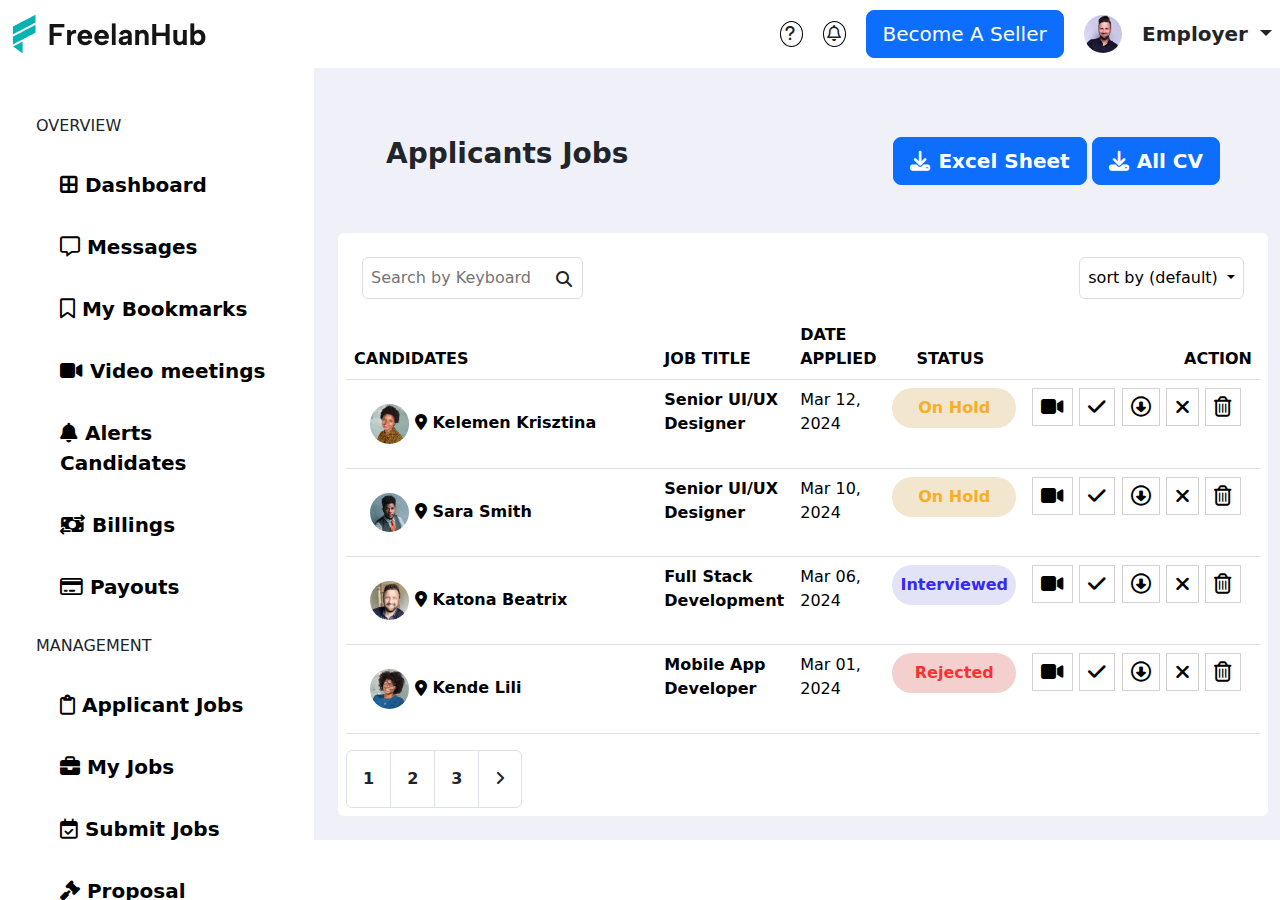
<file: apllicantsjob.html>
<!DOCTYPE html>
<html lang="en">

<head>
    <meta charset="UTF-8">
    <meta name="viewport" content="width=device-width, initial-scale=1.0">
    <title>Job-site</title>
    <link rel="stylesheet" href="css/bootstrap.min.css">
    <link rel="stylesheet" href="fontawesome-free-6.5.2-web/css/all.min.css">
    <link rel="stylesheet" href="stylesheet/style.css">
</head>

<body>
    <!-- Off canvas for smallscreen -->

    <div class="offcanvas offcanvas-start" tabindex="-1" id="sideBar" aria-labelledby="sideBarLabel">
        <div class="offcanvas-header">
            <h5 class="offcanvas-title" id="offcanvasExampleLabel">Offcanvas</h5>
            <button type="button" class="btn-close" data-bs-dismiss="offcanvas" aria-label="Close"></button>
        </div>
        <div class="offcanvas-body">
            <aside class="bg-white d-block d-md-none col-md-3 p-4 left-side">
                <p class="text-tertiary ps-4">OVERVIEW</p>
                <ul>
                    <li class="fw-bold fs-5 bg-dark p-3 rounded">
                        <a href="#">
                            <i class="fa-solid fa-border-all"></i>
                            Dashboard
                        </a>
                    </li>
                    <li class="fw-bold fs-5 p-3 rounded">
                        <a href="#">
                            <i class="fa-regular fa-message"></i>
                            Messages
                        </a>
                    </li>
                    <li class="fw-bold fs-5 p-3 rounded">
                        <a href="#">
                            <i class="fa-regular fa-bookmark"></i>
                            My Bookmarks
                        </a>
                    </li>
                    <li class="fw-bold fs-5 p-3 rounded">
                        <a href="#">
                            <i class="fa-solid fa-video"></i>
                            Video meetings
                        </a>
                    </li>
                    <li class="fw-bold fs-5 p-3 rounded">
                        <a href="#">
                            <i class="fa-solid fa-bell"></i>
                            Alerts Candidates
                        </a>
                    </li>
                    <li class="fw-bold fs-5 p-3 rounded">
                        <a href="#"><i class="fa-solid fa-money-bill-transfer"></i>
                            Billings
                        </a>
                    </li>
                    <li class="fw-bold fs-5 p-3 rounded">
                        <a href="#">
                            <i class="fa-regular fa-credit-card"></i>
                            Payouts
                        </a>
                    </li>
                </ul>
                <p class="text-tertiary ps-4">MANAGEMENT</p>
                <ul>
                    <li class="fw-bold fs-5 p-3 rounded">
                        <a href="#">
                            <i class="fa-regular fa-clipboard"></i>
                            Applicant Jobs
                        </a>
                    </li>
                    <li class="fw-bold fs-5 p-3 rounded">
                        <a href="#">
                            <i class="fa-solid fa-briefcase"></i>
                            My Jobs
                        </a>
                    </li>
                    <li class="fw-bold fs-5 p-3 rounded">
                        <a href="#">
                            <i class="fa-regular fa-calendar-check"></i>
                            Submit Jobs
                        </a>
                    </li>
                    <li class="fw-bold fs-5 p-3 rounded">
                        <a href="#">
                            <i class="fa-solid fa-gavel"></i>
                            Proposal Projects
                        </a>
                    </li>
                    <li class="fw-bold fs-5 p-3 rounded">
                        <a href="#">
                            <i class="fa-solid fa-ticket"></i>
                            My Projects
                        </a>
                    </li>
                    <li class="fw-bold fs-5 p-3 rounded">
                        <a href="#">
                            <i class="fa-regular fa-clock"></i>
                            Submit Projects
                        </a>
                    </li>
                    <li class="fw-bold fs-5 p-3 rounded">
                        <a href="#">
                            <i class="fa-solid fa-bell-concierge"></i>
                            Bought Services
                        </a>
                    </li>
                </ul>
                <p class="text-tertiary ps-4">USER</p>
                <ul>
                    <li class="fw-bold fs-5 p-3 rounded">
                        <a href="#">
                            <i class="fa-regular fa-user"></i>
                            My Profile
                        </a>
                    </li>
                    <li class="fw-bold fs-5 p-3 rounded">
                        <a href="#">
                            <i class="fa-solid fa-receipt"></i>
                            Profile Setting
                        </a>
                    </li>
                    <li class="fw-bold fs-5 p-3 rounded">
                        <a href="#">
                            <i class="fa-solid fa-dollar-sign"></i>
                            My Packages
                        </a>
                    </li>
                    <li class="fw-bold fs-5 p-3 rounded">
                        <a href="#">
                            <i class="fa-solid fa-lock-open"></i>
                            Change Password
                        </a>
                    </li>
                    <li class="fw-bold fs-5 p-3 rounded">
                        <a href="#">
                            <i class="fa-regular fa-trash-can"></i>
                            Delete Profile
                        </a>
                    </li>
                    <li class="fw-bold fs-5 p-3 rounded">
                        <a href="#">
                            <i class="fa-solid fa-arrow-right-from-bracket"></i>
                            Log Out
                        </a>
                    </li>
                </ul>
            </aside>
        </div>
    </div>
    </div>

    <!-- ENd of of canvas for smallscreen -->
    <nav class="navbar navbar-expand-lg bg-white" style="position: fixed; z-index: 10000; width: 100%;">
        <div class="container-fluid">
            <a class="navbar-brand" href="#">
                <img src="image/logo.png" alt="...">
            </a>
            <button class="navbar-toggler" type="button" data-bs-toggle="offcanvas" data-bs-target="#sideBar"
                aria-controls="sideBar" aria-expanded="false" aria-label="Toggle navigation">
                <span class="navbar-toggler-icon"></span>
            </button>
            <div class="d-none d-md-flex align-items-center justify-content-end text-center  " style="gap: 20px;">
                <div style="border-radius: 50%; border: 1px solid black; width: 3%;">
                    <i class="fa-solid fa-question"></i>
                </div>
                <div style="border-radius: 50%; border: 1px solid black; width: 3%;">
                    <i class="fa-regular fa-bell text-lg"></i>
                </div>
                <a class="btn btn-primary btn-lg" href="#" role="button">Become A Seller</a>
                <img src="image/employer.webp" alt="..." style="width: 5%; border-radius: 50%;">
            </div>
        </div>
        <div class="collapse navbar-collapse" id="navbarSupportedContent">
            <ul class="navbar-nav me-auto mb-2 mb-lg-0">
                <li class="nav-item dropdown">
                    <a class="nav-link dropdown-toggle fw-bold fs-5 text-dark" href="#" role="button"
                        data-bs-toggle="dropdown" aria-expanded="false">
                        Employer
                    </a>
                    <ul class="dropdown-menu">
                        <li>
                            <a class="dropdown-item fw-bold fs-6" href="#">
                                <i class="fa-regular fa-user"></i>
                                Dashboard
                            </a>
                        </li>
                        <li>
                            <a class="dropdown-item fw-bold fs-6" href="#">
                                <i class="fa-regular fa-user"></i>
                                Profile
                            </a>
                        </li>
                        <li>
                            <a class="dropdown-item fw-bold fs-6" href="#">
                                <i class="fa-solid fa-arrow-right-from-bracket"></i>
                                Logout
                            </a>
                        </li>
                    </ul>
                </li>
            </ul>
        </div>
    </nav>
    <!-- left side view -->
    <main class="row">
        <aside class="bg-white d-none d-md-block col-md-3 p-4 left-side">
            <p class="text-tertiary ps-4">OVERVIEW</p>
            <ul>
                <li class="fw-bold fs-5 p-3 rounded">
                    <a href="#">
                        <i class="fa-solid fa-border-all"></i>
                        Dashboard
                    </a>
                </li>
                <li class="fw-bold fs-5 p-3 rounded">
                    <a href="messages.html">
                        <i class="fa-regular fa-message"></i>
                        Messages
                    </a>
                </li>
                <li class="fw-bold fs-5 p-3 rounded">
                    <a href="#">
                        <i class="fa-regular fa-bookmark"></i>
                        My Bookmarks
                    </a>
                </li>
                <li class="fw-bold fs-5 p-3 rounded">
                    <a href="#">
                        <i class="fa-solid fa-video"></i>
                        Video meetings
                    </a>
                </li>
                <li class="fw-bold fs-5 p-3 rounded">
                    <a href="AlertsCandidate.html">
                        <i class="fa-solid fa-bell"></i>
                        Alerts Candidates
                    </a>
                </li>
                <li class="fw-bold fs-5 p-3 rounded">
                    <a href="#"><i class="fa-solid fa-money-bill-transfer"></i>
                        Billings
                    </a>
                </li>
                <li class="fw-bold fs-5 p-3 rounded">
                    <a href="#">
                        <i class="fa-regular fa-credit-card"></i>
                        Payouts
                    </a>
                </li>
            </ul>
            <p class="text-tertiary ps-4">MANAGEMENT</p>
            <ul>
                <li class="fw-bold fs-5 p-3 rounded">
                    <a href="apllicantsjob.html">
                        <i class="fa-regular fa-clipboard"></i>
                        Applicant Jobs
                    </a>
                </li>
                <li class="fw-bold fs-5 p-3 rounded">
                    <a href="#">
                        <i class="fa-solid fa-briefcase"></i>
                        My Jobs
                    </a>
                </li>
                <li class="fw-bold fs-5 p-3 rounded">
                    <a href="#">
                        <i class="fa-regular fa-calendar-check"></i>
                        Submit Jobs
                    </a>
                </li>
                <li class="fw-bold fs-5 p-3 rounded">
                    <a href="proposalproject.html">
                        <i class="fa-solid fa-gavel"></i>
                        Proposal Projects
                    </a>
                </li>
                <li class="fw-bold fs-5 p-3 rounded">
                    <a href="#">
                        <i class="fa-solid fa-ticket"></i>
                        My Projects
                    </a>
                </li>
                <li class="fw-bold fs-5 p-3 rounded">
                    <a href="submitproject.html">
                        <i class="fa-regular fa-clock"></i>
                        Submit Projects
                    </a>
                </li>
                <li class="fw-bold fs-5 p-3 rounded">
                    <a href="#">
                        <i class="fa-solid fa-bell-concierge"></i>
                        Bought Services
                    </a>
                </li>
            </ul>
            <p class="text-tertiary ps-4">USER</p>
            <ul>
                <li class="fw-bold fs-5 p-3 rounded">
                    <a href="#">
                        <i class="fa-regular fa-user"></i>
                        My Profile
                    </a>
                </li>
                <li class="fw-bold fs-5 p-3 rounded">
                    <a href="#">
                        <i class="fa-solid fa-receipt"></i>
                        Profile Setting
                    </a>
                </li>
                <li class="fw-bold fs-5 p-3 rounded">
                    <a href="mypackages.html">
                        <i class="fa-solid fa-dollar-sign"></i>
                        My Packages
                    </a>
                </li>
                <li class="fw-bold fs-5 p-3 rounded">
                    <a href="changepassword.html">
                        <i class="fa-solid fa-lock-open"></i>
                        Change Password
                    </a>
                </li>
                <li class="fw-bold fs-5 p-3 rounded">
                    <a href="delete.html">
                        <i class="fa-regular fa-trash-can"></i>
                        Delete Profile
                    </a>
                </li>
                <li class="fw-bold fs-5 p-3 rounded">
                    <a href="#">
                        <i class="fa-solid fa-arrow-right-from-bracket"></i>
                        Log Out
                    </a>
                </li>
            </ul>
        </aside>
        <div class="col-12 col-md-9 p-4"
            style="background-color: rgb(240, 240, 248); margin-left: auto; margin-top: 5%;">
            <div class="d-flex justify-content-between p-5">
                <h3 class="fw-semibold">Applicants Jobs</h3>
                <article class="justify-content-between">
                    <a class="btn btn-primary btn-lg fw-semibold" href="#" role="button"><i
                            class="fa-solid fa-download pe-2"></i>Excel Sheet</a>
                    <a class="btn btn-primary btn-lg fw-semibold" href="#" role="button"><i
                            class="fa-solid fa-download pe-2"></i>All CV</a>
                </article>
            </div>
            <!-- first Table -->
            <div class="table-responsive first-table bg-white p-2 rounded">
                <article class="p-3 d-flex justify-content-between">
                    <div class="rounded w-25"
                        style="border: 1px solid rgb(223, 220, 220); padding: 4px; position: relative;">
                        <input type="text" class="p-1 w-100" style="border: none;" placeholder="Search by Keyboard">
                        <i class="fa-solid fa-magnifying-glass search-bar"></i>
                    </div>
                    <div class="dropdown">
                        <button class="bg-white dropdown-toggle p-2 rounded"
                            style="border: 1px solid rgb(223, 220, 220);" type="button" data-bs-toggle="dropdown"
                            aria-expanded="false" data-bs-boundary="viewport">
                            sort by (default)
                        </button>
                        <ul class="dropdown-menu" style="overflow-y: scroll; height: 30vh;">
                            <li><a class="dropdown-item" href="#">sort by (default)</a></li>
                            <li><a class="dropdown-item" href="#">title (a -> z)</a></li>
                            <li><a class="dropdown-item" href="#">title (z -> a)</a></li>
                            <li><a class="dropdown-item" href="#">jobs (high to low)</a></li>
                            <li><a class="dropdown-item" href="#">jobs (low to high)</a></li>
                            <li><a class="dropdown-item" href="#">times (daily)</a></li>
                            <li><a class="dropdown-item" href="#">times (weekly)</a></li>
                            <li><a class="dropdown-item" href="#">times (monthly)</a></li>
                            <li><a class="dropdown-item" href="#">status (on)</a></li>
                            <li><a class="dropdown-item" href="#">status (off)</a></li>
                        </ul>
                    </div>
                </article>
                <table class="table">
                    <thead>
                        <tr>
                            <th scope="col" style="width: 35%;">CANDIDATES</th>
                            <th scope="col">JOB TITLE</th>
                            <th scope="col">DATE APPLIED</th>
                            <th scope="col" style="padding-left: 2rem;">STATUS</th>
                            <th scope="col" style="padding-left: 10rem;">ACTION</th>
                        </tr>
                    </thead>
                    <tbody>
                        <tr class="candidate">
                            <th scope="row" class="p-4">
                                <img src="image/IMG-1.webp" alt="..." style="border-radius: 50%; width: 15%;">
                                <i class="fa-solid fa-location-dot"></i>
                                Kelemen Krisztina
                            </th>
                            <td class="fw-bold fs-6">Senior UI/UX Designer</td>
                            <td>Mar 12, 2024</td>
                            <td>
                                <div class="rounded-pill text-center fw-bold p-2"
                                    style="background-color: rgb(243, 230, 206); color: rgb(247, 174, 40);">On Hold
                                </div>
                            </td>
                            <td class="fs-5">
                                <i class="fa-solid fa-video p-2 icons"
                                    style="border: 1px solid rgb(212, 210, 210);"></i>
                                <i class="fa-solid fa-check p-2 icons"
                                    style="border: 1px solid rgb(212, 210, 210);"></i>
                                <i class="fa-regular fa-circle-down p-2 icons"
                                    style="border: 1px solid rgb(212, 210, 210);"></i>
                                <i class="fa-solid fa-xmark p-2 icons"
                                    style="border: 1px solid rgb(212, 210, 210);"></i>
                                <i class="fa-regular fa-trash-can p-2 icons"
                                    style="border: 1px solid rgb(212, 210, 210);"></i>
                            </td>
                        </tr>
                        <tr>
                            <th scope="row" class="p-4">
                                <img src="image/IMG-2.webp" alt="..." style="border-radius: 50%; width: 15%;">
                                <i class="fa-solid fa-location-dot"></i>
                                Sara Smith
                            </th>
                            <td class="fw-bold fs-6">Senior UI/UX Designer</td>
                            <td>Mar 10, 2024</td>
                            <td>
                                <div class="rounded-pill text-center fw-bold p-2"
                                    style="background-color: rgb(243, 230, 206); color: rgb(247, 174, 40);">On Hold
                                </div>
                            </td>
                            <td class="fs-5">
                                <i class="fa-solid fa-video p-2 icons"
                                    style="border: 1px solid rgb(212, 210, 210);"></i>
                                <i class="fa-solid fa-check p-2 icons"
                                    style="border: 1px solid rgb(212, 210, 210);"></i>
                                <i class="fa-regular fa-circle-down p-2 icons"
                                    style="border: 1px solid rgb(212, 210, 210);"></i>
                                <i class="fa-solid fa-xmark p-2 icons"
                                    style="border: 1px solid rgb(212, 210, 210);"></i>
                                <i class="fa-regular fa-trash-can p-2 icons"
                                    style="border: 1px solid rgb(212, 210, 210);"></i>
                            </td>
                        </tr>
                        <tr>
                            <th scope="row" class="p-4">
                                <img src="image/IMG-3.webp" alt="..." style="border-radius: 50%; width: 15%;">
                                <i class="fa-solid fa-location-dot"></i>
                                Katona Beatrix
                            </th>
                            <td class="fw-bold fs-6">Full Stack Development</td>
                            <td>Mar 06, 2024</td>
                            <td>
                                <div class="rounded-pill text-center fw-bold p-2"
                                    style="background-color: rgb(227, 227, 247); color: rgb(54, 40, 247);">Interviewed
                                </div>
                            </td>
                            <td class="fs-5">
                                <i class="fa-solid fa-video p-2 icons"
                                    style="border: 1px solid rgb(212, 210, 210);"></i>
                                <i class="fa-solid fa-check p-2 icons"
                                    style="border: 1px solid rgb(212, 210, 210);"></i>
                                <i class="fa-regular fa-circle-down p-2 icons"
                                    style="border: 1px solid rgb(212, 210, 210);"></i>
                                <i class="fa-solid fa-xmark p-2 icons"
                                    style="border: 1px solid rgb(212, 210, 210);"></i>
                                <i class="fa-regular fa-trash-can p-2 icons"
                                    style="border: 1px solid rgb(212, 210, 210);"></i>
                            </td>
                        </tr>
                        <tr>
                            <th scope="row" class="p-4">
                                <img src="image/IMG-4.webp" alt="..." style="border-radius: 50%; width: 15%;">
                                <i class="fa-solid fa-location-dot"></i>
                                Kende Lili
                            </th>
                            <td class="fw-bold fs-6">Mobile App Developer</td>
                            <td>Mar 01, 2024</td>
                            <td>
                                <div class="rounded-pill text-center fw-bold p-2"
                                    style="background-color: rgb(243, 207, 205); color: rgb(250, 49, 49);">Rejected
                                </div>
                            </td>
                            <td class="fs-5">
                                <i class="fa-solid fa-video p-2 icons"
                                    style="border: 1px solid rgb(212, 210, 210);"></i>
                                <i class="fa-solid fa-check p-2 icons"
                                    style="border: 1px solid rgb(212, 210, 210);"></i>
                                <i class="fa-regular fa-circle-down p-2 icons"
                                    style="border: 1px solid rgb(212, 210, 210);"></i>
                                <i class="fa-solid fa-xmark p-2 icons"
                                    style="border: 1px solid rgb(212, 210, 210);"></i>
                                <i class="fa-regular fa-trash-can p-2 icons"
                                    style="border: 1px solid rgb(212, 210, 210);"></i>
                            </td>
                        </tr>
                    </tbody>
                </table>
                <div class="btn-toolbar mt-3" role="toolbar" aria-label="Toolbar with button groups">
                    <div class="btn-group me-2" role="group" aria-label="First group">
                        <button type="button" class="btn btn-white border text-dark fw-semibold p-3">1</button>
                        <button type="button" class="btn btn-white border text-dark fw-semibold p-3">2</button>
                        <button type="button" class="btn btn-white border text-dark fw-semibold p-3">3</button>
                        <button type="button" class="btn btn-white border text-dark fw-semibold p-3">
                            <i class="fa-solid fa-angle-right"></i>
                        </button>
                    </div>
                </div>
            </div>
        </div>
    </main>



    <script src="js/bootstrap.bundle.min.js"></script>
</body>

</html>
</file>
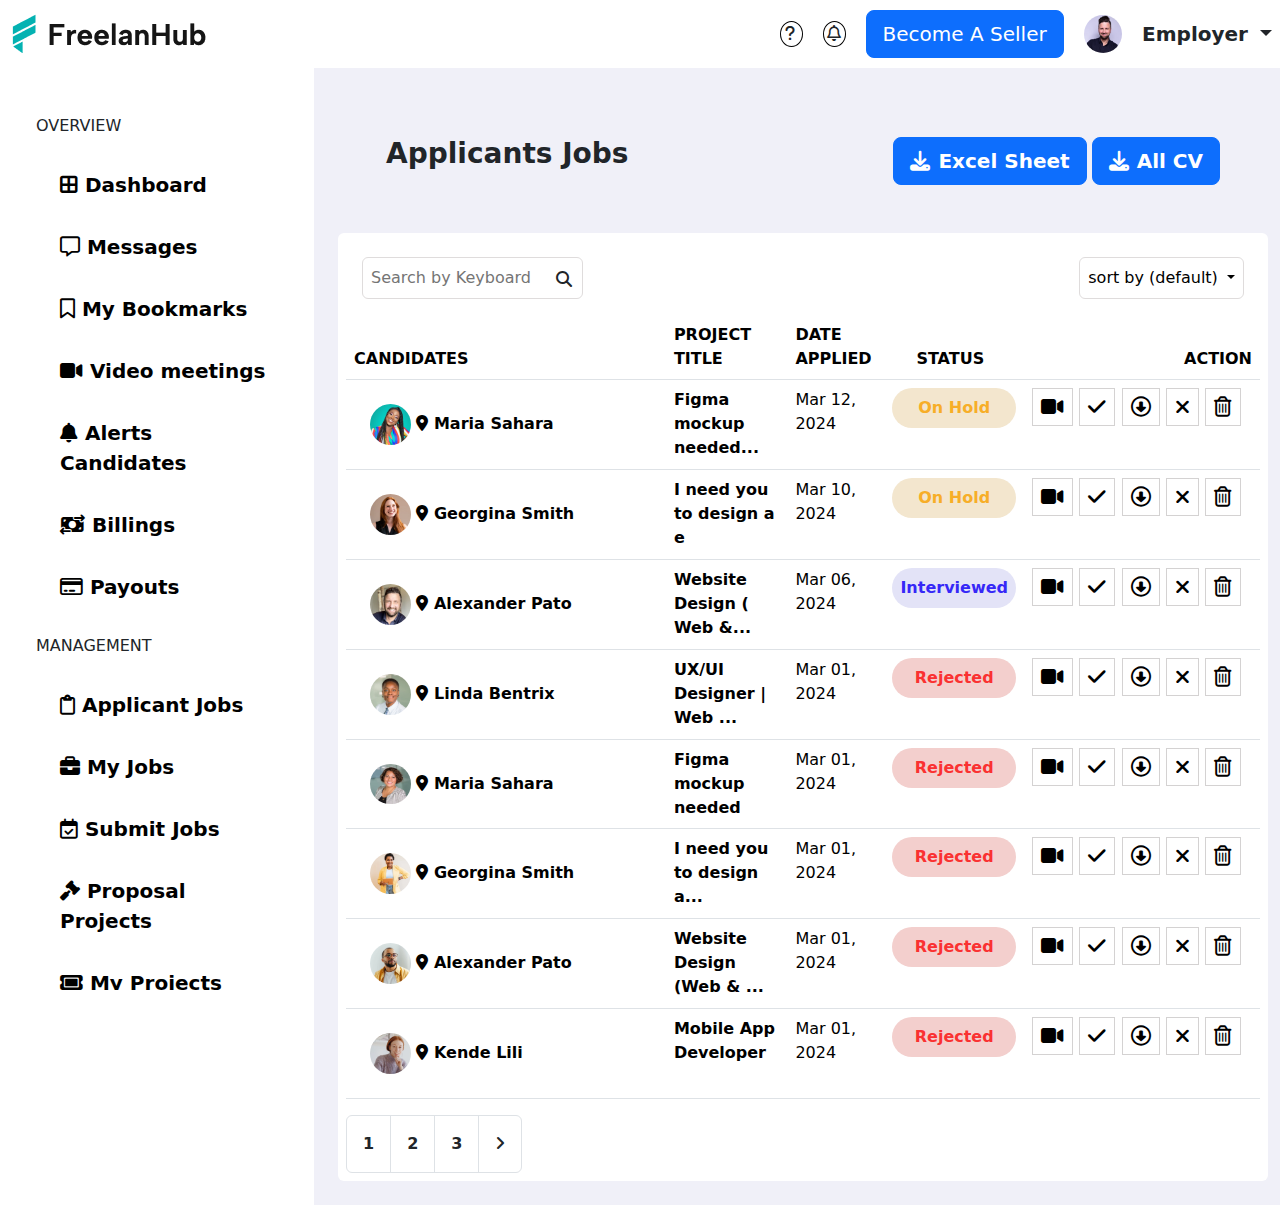
<file: proposalproject.html>
<!DOCTYPE html>
<html lang="en">

<head>
    <meta charset="UTF-8">
    <meta name="viewport" content="width=device-width, initial-scale=1.0">
    <title>Job-site</title>
    <link rel="stylesheet" href="css/bootstrap.min.css">
    <link rel="stylesheet" href="fontawesome-free-6.5.2-web/css/all.min.css">
    <link rel="stylesheet" href="stylesheet/style.css">
</head>

<body>
    <!-- Off canvas for smallscreen -->

    <div class="offcanvas offcanvas-start" tabindex="-1" id="sideBar" aria-labelledby="sideBarLabel">
        <div class="offcanvas-header">
            <h5 class="offcanvas-title" id="offcanvasExampleLabel">Offcanvas</h5>
            <button type="button" class="btn-close" data-bs-dismiss="offcanvas" aria-label="Close"></button>
        </div>
        <div class="offcanvas-body">
            <aside class="bg-white d-block d-md-none col-md-3 p-4 left-side">
                <p class="text-tertiary ps-4">OVERVIEW</p>
                <ul>
                    <li class="fw-bold fs-5 bg-dark p-3 rounded">
                        <a href="#">
                            <i class="fa-solid fa-border-all"></i>
                            Dashboard
                        </a>
                    </li>
                    <li class="fw-bold fs-5 p-3 rounded">
                        <a href="#">
                            <i class="fa-regular fa-message"></i>
                            Messages
                        </a>
                    </li>
                    <li class="fw-bold fs-5 p-3 rounded">
                        <a href="#">
                            <i class="fa-regular fa-bookmark"></i>
                            My Bookmarks
                        </a>
                    </li>
                    <li class="fw-bold fs-5 p-3 rounded">
                        <a href="#">
                            <i class="fa-solid fa-video"></i>
                            Video meetings
                        </a>
                    </li>
                    <li class="fw-bold fs-5 p-3 rounded">
                        <a href="#">
                            <i class="fa-solid fa-bell"></i>
                            Alerts Candidates
                        </a>
                    </li>
                    <li class="fw-bold fs-5 p-3 rounded">
                        <a href="#"><i class="fa-solid fa-money-bill-transfer"></i>
                            Billings
                        </a>
                    </li>
                    <li class="fw-bold fs-5 p-3 rounded">
                        <a href="#">
                            <i class="fa-regular fa-credit-card"></i>
                            Payouts
                        </a>
                    </li>
                </ul>
                <p class="text-tertiary ps-4">MANAGEMENT</p>
                <ul>
                    <li class="fw-bold fs-5 p-3 rounded">
                        <a href="#">
                            <i class="fa-regular fa-clipboard"></i>
                            Applicant Jobs
                        </a>
                    </li>
                    <li class="fw-bold fs-5 p-3 rounded">
                        <a href="#">
                            <i class="fa-solid fa-briefcase"></i>
                            My Jobs
                        </a>
                    </li>
                    <li class="fw-bold fs-5 p-3 rounded">
                        <a href="#">
                            <i class="fa-regular fa-calendar-check"></i>
                            Submit Jobs
                        </a>
                    </li>
                    <li class="fw-bold fs-5 p-3 rounded">
                        <a href="#">
                            <i class="fa-solid fa-gavel"></i>
                            Proposal Projects
                        </a>
                    </li>
                    <li class="fw-bold fs-5 p-3 rounded">
                        <a href="#">
                            <i class="fa-solid fa-ticket"></i>
                            My Projects
                        </a>
                    </li>
                    <li class="fw-bold fs-5 p-3 rounded">
                        <a href="#">
                            <i class="fa-regular fa-clock"></i>
                            Submit Projects
                        </a>
                    </li>
                    <li class="fw-bold fs-5 p-3 rounded">
                        <a href="#">
                            <i class="fa-solid fa-bell-concierge"></i>
                            Bought Services
                        </a>
                    </li>
                </ul>
                <p class="text-tertiary ps-4">USER</p>
                <ul>
                    <li class="fw-bold fs-5 p-3 rounded">
                        <a href="#">
                            <i class="fa-regular fa-user"></i>
                            My Profile
                        </a>
                    </li>
                    <li class="fw-bold fs-5 p-3 rounded">
                        <a href="#">
                            <i class="fa-solid fa-receipt"></i>
                            Profile Setting
                        </a>
                    </li>
                    <li class="fw-bold fs-5 p-3 rounded">
                        <a href="#">
                            <i class="fa-solid fa-dollar-sign"></i>
                            My Packages
                        </a>
                    </li>
                    <li class="fw-bold fs-5 p-3 rounded">
                        <a href="#">
                            <i class="fa-solid fa-lock-open"></i>
                            Change Password
                        </a>
                    </li>
                    <li class="fw-bold fs-5 p-3 rounded">
                        <a href="#">
                            <i class="fa-regular fa-trash-can"></i>
                            Delete Profile
                        </a>
                    </li>
                    <li class="fw-bold fs-5 p-3 rounded">
                        <a href="#">
                            <i class="fa-solid fa-arrow-right-from-bracket"></i>
                            Log Out
                        </a>
                    </li>
                </ul>
            </aside>
        </div>
    </div>
    </div>

    <!-- ENd of of canvas for smallscreen -->
    <nav class="navbar navbar-expand-lg bg-white" style="position: fixed; z-index: 10000; width: 100%;">
        <div class="container-fluid">
            <a class="navbar-brand" href="#">
                <img src="image/logo.png" alt="...">
            </a>
            <button class="navbar-toggler" type="button" data-bs-toggle="offcanvas" data-bs-target="#sideBar"
                aria-controls="sideBar" aria-expanded="false" aria-label="Toggle navigation">
                <span class="navbar-toggler-icon"></span>
            </button>
            <div class="d-none d-md-flex align-items-center justify-content-end text-center  " style="gap: 20px;">
                <div style="border-radius: 50%; border: 1px solid black; width: 3%;">
                    <i class="fa-solid fa-question"></i>
                </div>
                <div style="border-radius: 50%; border: 1px solid black; width: 3%;">
                    <i class="fa-regular fa-bell text-lg"></i>
                </div>
                <a class="btn btn-primary btn-lg" href="#" role="button">Become A Seller</a>
                <img src="image/employer.webp" alt="..." style="width: 5%; border-radius: 50%;">
            </div>
        </div>
        <div class="collapse navbar-collapse" id="navbarSupportedContent">
            <ul class="navbar-nav me-auto mb-2 mb-lg-0">
                <li class="nav-item dropdown">
                    <a class="nav-link dropdown-toggle fw-bold fs-5 text-dark" href="#" role="button"
                        data-bs-toggle="dropdown" aria-expanded="false">
                        Employer
                    </a>
                    <ul class="dropdown-menu">
                        <li>
                            <a class="dropdown-item fw-bold fs-6" href="#">
                                <i class="fa-regular fa-user"></i>
                                Dashboard
                            </a>
                        </li>
                        <li>
                            <a class="dropdown-item fw-bold fs-6" href="#">
                                <i class="fa-regular fa-user"></i>
                                Profile
                            </a>
                        </li>
                        <li>
                            <a class="dropdown-item fw-bold fs-6" href="#">
                                <i class="fa-solid fa-arrow-right-from-bracket"></i>
                                Logout
                            </a>
                        </li>
                    </ul>
                </li>
            </ul>
        </div>
    </nav>
    <!-- left side view -->
    <main class="row">
        <aside class="bg-white d-none d-md-block col-md-3 p-4 left-side">
            <p class="text-tertiary ps-4">OVERVIEW</p>
            <ul>
                <li class="fw-bold fs-5 p-3 rounded">
                    <a href="#">
                        <i class="fa-solid fa-border-all"></i>
                        Dashboard
                    </a>
                </li>
                <li class="fw-bold fs-5 p-3 rounded">
                    <a href="messages.html">
                        <i class="fa-regular fa-message"></i>
                        Messages
                    </a>
                </li>
                <li class="fw-bold fs-5 p-3 rounded">
                    <a href="#">
                        <i class="fa-regular fa-bookmark"></i>
                        My Bookmarks
                    </a>
                </li>
                <li class="fw-bold fs-5 p-3 rounded">
                    <a href="#">
                        <i class="fa-solid fa-video"></i>
                        Video meetings
                    </a>
                </li>
                <li class="fw-bold fs-5 p-3 rounded">
                    <a href="AlertsCandidate.html">
                        <i class="fa-solid fa-bell"></i>
                        Alerts Candidates
                    </a>
                </li>
                <li class="fw-bold fs-5 p-3 rounded">
                    <a href="#"><i class="fa-solid fa-money-bill-transfer"></i>
                        Billings
                    </a>
                </li>
                <li class="fw-bold fs-5 p-3 rounded">
                    <a href="#">
                        <i class="fa-regular fa-credit-card"></i>
                        Payouts
                    </a>
                </li>
            </ul>
            <p class="text-tertiary ps-4">MANAGEMENT</p>
            <ul>
                <li class="fw-bold fs-5 p-3 rounded">
                    <a href="apllicantsjob.html">
                        <i class="fa-regular fa-clipboard"></i>
                        Applicant Jobs
                    </a>
                </li>
                <li class="fw-bold fs-5 p-3 rounded">
                    <a href="#">
                        <i class="fa-solid fa-briefcase"></i>
                        My Jobs
                    </a>
                </li>
                <li class="fw-bold fs-5 p-3 rounded">
                    <a href="#">
                        <i class="fa-regular fa-calendar-check"></i>
                        Submit Jobs
                    </a>
                </li>
                <li class="fw-bold fs-5 p-3 rounded">
                    <a href="proposalproject.html">
                        <i class="fa-solid fa-gavel"></i>
                        Proposal Projects
                    </a>
                </li>
                <li class="fw-bold fs-5 p-3 rounded">
                    <a href="#">
                        <i class="fa-solid fa-ticket"></i>
                        My Projects
                    </a>
                </li>
                <li class="fw-bold fs-5 p-3 rounded">
                    <a href="submitproject.html">
                        <i class="fa-regular fa-clock"></i>
                        Submit Projects
                    </a>
                </li>
                <li class="fw-bold fs-5 p-3 rounded">
                    <a href="#">
                        <i class="fa-solid fa-bell-concierge"></i>
                        Bought Services
                    </a>
                </li>
            </ul>
            <p class="text-tertiary ps-4">USER</p>
            <ul>
                <li class="fw-bold fs-5 p-3 rounded">
                    <a href="#">
                        <i class="fa-regular fa-user"></i>
                        My Profile
                    </a>
                </li>
                <li class="fw-bold fs-5 p-3 rounded">
                    <a href="#">
                        <i class="fa-solid fa-receipt"></i>
                        Profile Setting
                    </a>
                </li>
                <li class="fw-bold fs-5 p-3 rounded">
                    <a href="mypackages.html">
                        <i class="fa-solid fa-dollar-sign"></i>
                        My Packages
                    </a>
                </li>
                <li class="fw-bold fs-5 p-3 rounded">
                    <a href="changepassword.html">
                        <i class="fa-solid fa-lock-open"></i>
                        Change Password
                    </a>
                </li>
                <li class="fw-bold fs-5 p-3 rounded">
                    <a href="delete.html">
                        <i class="fa-regular fa-trash-can"></i>
                        Delete Profile
                    </a>
                </li>
                <li class="fw-bold fs-5 p-3 rounded">
                    <a href="#">
                        <i class="fa-solid fa-arrow-right-from-bracket"></i>
                        Log Out
                    </a>
                </li>
            </ul>
        </aside>
        <div class="col-12 col-md-9 p-4"
            style="background-color: rgb(240, 240, 248); margin-left: auto; margin-top: 5%;">
            <div class="d-flex justify-content-between p-5">
                <h3 class="fw-semibold">Applicants Jobs</h3>
                <article class="justify-content-between">
                    <a class="btn btn-primary btn-lg fw-semibold" href="#" role="button"><i
                            class="fa-solid fa-download pe-2"></i>Excel Sheet</a>
                    <a class="btn btn-primary btn-lg fw-semibold" href="#" role="button"><i
                            class="fa-solid fa-download pe-2"></i>All CV</a>
                </article>
            </div>
            <!-- first Table -->
            <div class="table-responsive first-table bg-white p-2 rounded">
                <article class="p-3 d-flex justify-content-between">
                    <div class="rounded w-25"
                        style="border: 1px solid rgb(223, 220, 220); padding: 4px; position: relative;">
                        <input type="text" class="p-1 w-100" style="border: none;" placeholder="Search by Keyboard">
                        <i class="fa-solid fa-magnifying-glass search-bar"></i>
                    </div>
                    <div class="dropdown">
                        <button class="bg-white dropdown-toggle p-2 rounded"
                            style="border: 1px solid rgb(223, 220, 220);" type="button" data-bs-toggle="dropdown"
                            aria-expanded="false" data-bs-boundary="viewport">
                            sort by (default)
                        </button>
                        <ul class="dropdown-menu" style="overflow-y: scroll; height: 30vh;">
                            <li><a class="dropdown-item" href="#">sort by (default)</a></li>
                            <li><a class="dropdown-item" href="#">title (a -> z)</a></li>
                            <li><a class="dropdown-item" href="#">title (z -> a)</a></li>
                            <li><a class="dropdown-item" href="#">jobs (high to low)</a></li>
                            <li><a class="dropdown-item" href="#">jobs (low to high)</a></li>
                            <li><a class="dropdown-item" href="#">times (daily)</a></li>
                            <li><a class="dropdown-item" href="#">times (weekly)</a></li>
                            <li><a class="dropdown-item" href="#">times (monthly)</a></li>
                            <li><a class="dropdown-item" href="#">status (on)</a></li>
                            <li><a class="dropdown-item" href="#">status (off)</a></li>
                        </ul>
                    </div>
                </article>
                <table class="table">
                    <thead>
                        <tr>
                            <th scope="col" style="width: 35%;">CANDIDATES</th>
                            <th scope="col">PROJECT TITLE</th>
                            <th scope="col">DATE APPLIED</th>
                            <th scope="col" style="padding-left: 2rem;">STATUS</th>
                            <th scope="col" style="padding-left: 10rem;">ACTION</th>
                        </tr>
                    </thead>
                    <tbody>
                        <tr class="candidate">
                            <th scope="row" class="p-4">
                                <img src="image/IMG-5.webp" alt="..." style="border-radius: 50%; width: 15%;">
                                <i class="fa-solid fa-location-dot"></i>
                                Maria Sahara
                            </th>
                            <td class="fw-bold fs-6">Figma mockup needed...</td>
                            <td>Mar 12, 2024</td>
                            <td>
                                <div class="rounded-pill text-center fw-bold p-2"
                                    style="background-color: rgb(243, 230, 206); color: rgb(247, 174, 40);">On Hold
                                </div>
                            </td>
                            <td class="fs-5">
                                <i class="fa-solid fa-video p-2 icons"
                                    style="border: 1px solid rgb(212, 210, 210);"></i>
                                <i class="fa-solid fa-check p-2 icons"
                                    style="border: 1px solid rgb(212, 210, 210);"></i>
                                <i class="fa-regular fa-circle-down p-2 icons"
                                    style="border: 1px solid rgb(212, 210, 210);"></i>
                                <i class="fa-solid fa-xmark p-2 icons"
                                    style="border: 1px solid rgb(212, 210, 210);"></i>
                                <i class="fa-regular fa-trash-can p-2 icons"
                                    style="border: 1px solid rgb(212, 210, 210);"></i>
                            </td>
                        </tr>
                        <tr>
                            <th scope="row" class="p-4">
                                <img src="image/IMG-6.webp" alt="..." style="border-radius: 50%; width: 15%;">
                                <i class="fa-solid fa-location-dot"></i>
                                Georgina Smith
                            </th>
                            <td class="fw-bold fs-6">I need you to design a e</td>
                            <td>Mar 10, 2024</td>
                            <td>
                                <div class="rounded-pill text-center fw-bold p-2"
                                    style="background-color: rgb(243, 230, 206); color: rgb(247, 174, 40);">On Hold
                                </div>
                            </td>
                            <td class="fs-5">
                                <i class="fa-solid fa-video p-2 icons"
                                    style="border: 1px solid rgb(212, 210, 210);"></i>
                                <i class="fa-solid fa-check p-2 icons"
                                    style="border: 1px solid rgb(212, 210, 210);"></i>
                                <i class="fa-regular fa-circle-down p-2 icons"
                                    style="border: 1px solid rgb(212, 210, 210);"></i>
                                <i class="fa-solid fa-xmark p-2 icons"
                                    style="border: 1px solid rgb(212, 210, 210);"></i>
                                <i class="fa-regular fa-trash-can p-2 icons"
                                    style="border: 1px solid rgb(212, 210, 210);"></i>
                            </td>
                        </tr>
                        <tr>
                            <th scope="row" class="p-4">
                                <img src="image/IMG-3.webp" alt="..." style="border-radius: 50%; width: 15%;">
                                <i class="fa-solid fa-location-dot"></i>
                                Alexander Pato
                            </th>
                            <td class="fw-bold fs-6">Website Design ( Web &...</td>
                            <td>Mar 06, 2024</td>
                            <td>
                                <div class="rounded-pill text-center fw-bold p-2"
                                    style="background-color: rgb(227, 227, 247); color: rgb(54, 40, 247);">Interviewed
                                </div>
                            </td>
                            <td class="fs-5">
                                <i class="fa-solid fa-video p-2 icons"
                                    style="border: 1px solid rgb(212, 210, 210);"></i>
                                <i class="fa-solid fa-check p-2 icons"
                                    style="border: 1px solid rgb(212, 210, 210);"></i>
                                <i class="fa-regular fa-circle-down p-2 icons"
                                    style="border: 1px solid rgb(212, 210, 210);"></i>
                                <i class="fa-solid fa-xmark p-2 icons"
                                    style="border: 1px solid rgb(212, 210, 210);"></i>
                                <i class="fa-regular fa-trash-can p-2 icons"
                                    style="border: 1px solid rgb(212, 210, 210);"></i>
                            </td>
                        </tr>
                        <tr>
                            <th scope="row" class="p-4">
                                <img src="image/IMG-8.webp" alt="..." style="border-radius: 50%; width: 15%;">
                                <i class="fa-solid fa-location-dot"></i>
                                Linda Bentrix
                            </th>
                            <td class="fw-bold fs-6">UX/UI Designer | Web ...</td>
                            <td>Mar 01, 2024</td>
                            <td>
                                <div class="rounded-pill text-center fw-bold p-2"
                                    style="background-color: rgb(243, 207, 205); color: rgb(250, 49, 49);">Rejected
                                </div>
                            </td>
                            <td class="fs-5">
                                <i class="fa-solid fa-video p-2 icons"
                                    style="border: 1px solid rgb(212, 210, 210);"></i>
                                <i class="fa-solid fa-check p-2 icons"
                                    style="border: 1px solid rgb(212, 210, 210);"></i>
                                <i class="fa-regular fa-circle-down p-2 icons"
                                    style="border: 1px solid rgb(212, 210, 210);"></i>
                                <i class="fa-solid fa-xmark p-2 icons"
                                    style="border: 1px solid rgb(212, 210, 210);"></i>
                                <i class="fa-regular fa-trash-can p-2 icons"
                                    style="border: 1px solid rgb(212, 210, 210);"></i>
                            </td>
                        </tr>
                        <tr>
                            <th scope="row" class="p-4">
                                <img src="image/IMG-9.webp" alt="..." style="border-radius: 50%; width: 15%;">
                                <i class="fa-solid fa-location-dot"></i>
                                Maria Sahara
                            </th>
                            <td class="fw-bold fs-6">Figma mockup needed </td>
                            <td>Mar 01, 2024</td>
                            <td>
                                <div class="rounded-pill text-center fw-bold p-2"
                                    style="background-color: rgb(243, 207, 205); color: rgb(250, 49, 49);">Rejected
                                </div>
                            </td>
                            <td class="fs-5">
                                <i class="fa-solid fa-video p-2 icons"
                                    style="border: 1px solid rgb(212, 210, 210);"></i>
                                <i class="fa-solid fa-check p-2 icons"
                                    style="border: 1px solid rgb(212, 210, 210);"></i>
                                <i class="fa-regular fa-circle-down p-2 icons"
                                    style="border: 1px solid rgb(212, 210, 210);"></i>
                                <i class="fa-solid fa-xmark p-2 icons"
                                    style="border: 1px solid rgb(212, 210, 210);"></i>
                                <i class="fa-regular fa-trash-can p-2 icons"
                                    style="border: 1px solid rgb(212, 210, 210);"></i>
                            </td>
                        </tr>
                        <tr>
                            <th scope="row" class="p-4">
                                <img src="image/IMG-10.webp" alt="..." style="border-radius: 50%; width: 15%;">
                                <i class="fa-solid fa-location-dot"></i>
                                Georgina Smith
                            </th>
                            <td class="fw-bold fs-6">I need you to design a...</td>
                            <td>Mar 01, 2024</td>
                            <td>
                                <div class="rounded-pill text-center fw-bold p-2"
                                    style="background-color: rgb(243, 207, 205); color: rgb(250, 49, 49);">Rejected
                                </div>
                            </td>
                            <td class="fs-5">
                                <i class="fa-solid fa-video p-2 icons"
                                    style="border: 1px solid rgb(212, 210, 210);"></i>
                                <i class="fa-solid fa-check p-2 icons"
                                    style="border: 1px solid rgb(212, 210, 210);"></i>
                                <i class="fa-regular fa-circle-down p-2 icons"
                                    style="border: 1px solid rgb(212, 210, 210);"></i>
                                <i class="fa-solid fa-xmark p-2 icons"
                                    style="border: 1px solid rgb(212, 210, 210);"></i>
                                <i class="fa-regular fa-trash-can p-2 icons"
                                    style="border: 1px solid rgb(212, 210, 210);"></i>
                            </td>
                        </tr>
                        <tr>
                            <th scope="row" class="p-4">
                                <img src="image/IMG-11.webp" alt="..." style="border-radius: 50%; width: 15%;">
                                <i class="fa-solid fa-location-dot"></i>
                                Alexander Pato
                            </th>
                            <td class="fw-bold fs-6">Website Design (Web & ...</td>
                            <td>Mar 01, 2024</td>
                            <td>
                                <div class="rounded-pill text-center fw-bold p-2"
                                    style="background-color: rgb(243, 207, 205); color: rgb(250, 49, 49);">Rejected
                                </div>
                            </td>
                            <td class="fs-5">
                                <i class="fa-solid fa-video p-2 icons"
                                    style="border: 1px solid rgb(212, 210, 210);"></i>
                                <i class="fa-solid fa-check p-2 icons"
                                    style="border: 1px solid rgb(212, 210, 210);"></i>
                                <i class="fa-regular fa-circle-down p-2 icons"
                                    style="border: 1px solid rgb(212, 210, 210);"></i>
                                <i class="fa-solid fa-xmark p-2 icons"
                                    style="border: 1px solid rgb(212, 210, 210);"></i>
                                <i class="fa-regular fa-trash-can p-2 icons"
                                    style="border: 1px solid rgb(212, 210, 210);"></i>
                            </td>
                        </tr>
                        <tr>
                            <th scope="row" class="p-4">
                                <img src="image/IMG-12.webp" alt="..." style="border-radius: 50%; width: 15%;">
                                <i class="fa-solid fa-location-dot"></i>
                                Kende Lili
                            </th>
                            <td class="fw-bold fs-6">Mobile App Developer</td>
                            <td>Mar 01, 2024</td>
                            <td>
                                <div class="rounded-pill text-center fw-bold p-2"
                                    style="background-color: rgb(243, 207, 205); color: rgb(250, 49, 49);">Rejected
                                </div>
                            </td>
                            <td class="fs-5">
                                <i class="fa-solid fa-video p-2 icons"
                                    style="border: 1px solid rgb(212, 210, 210);"></i>
                                <i class="fa-solid fa-check p-2 icons"
                                    style="border: 1px solid rgb(212, 210, 210);"></i>
                                <i class="fa-regular fa-circle-down p-2 icons"
                                    style="border: 1px solid rgb(212, 210, 210);"></i>
                                <i class="fa-solid fa-xmark p-2 icons"
                                    style="border: 1px solid rgb(212, 210, 210);"></i>
                                <i class="fa-regular fa-trash-can p-2 icons"
                                    style="border: 1px solid rgb(212, 210, 210);"></i>
                            </td>
                        </tr>

                    </tbody>
                </table>
                <div class="btn-toolbar mt-3" role="toolbar" aria-label="Toolbar with button groups">
                    <div class="btn-group me-2" role="group" aria-label="First group">
                        <button type="button" class="btn btn-white border text-dark fw-semibold p-3">1</button>
                        <button type="button" class="btn btn-white border text-dark fw-semibold p-3">2</button>
                        <button type="button" class="btn btn-white border text-dark fw-semibold p-3">3</button>
                        <button type="button" class="btn btn-white border text-dark fw-semibold p-3">
                            <i class="fa-solid fa-angle-right"></i>
                        </button>
                    </div>
                </div>
            </div>
        </div>
    </main>



    <script src="js/bootstrap.bundle.min.js"></script>
</body>

</html>
</file>
<file: stylesheet/style.css>
*{
    padding: 0;
    margin: 0;
    box-sizing: border-box;
}
.left-side{
    overflow-y: scroll;
    height: 100vh;
    position: fixed;
    top: 10%;
}
.left-side a{
    text-decoration: none;
    color: black;
}
.left-side li{
    list-style: none;
}
.left-side li:hover{
    background-color: rgb(227, 227, 247);
}
/* charts */
.notification-charts{
    overflow-y: scroll;
    height: 60vh;
}
.chartss a{
    text-decoration: none;
    color: rgb(104, 103, 103);
}
.chartss li{
    list-style: none;
    padding-right: 5%s;
}
.chartss li:hover{
    border: none;
    border-bottom: 2px solid black;
}
/* first table */
.icons:hover{
    background-color: rgb(169, 169, 240);
}
.candidate:hover{
    background-color: rgb(8, 8, 131);
}

/* Alerts-candidate */
.search-bar{
    position: absolute;
    right: 10px;
    top: 13px;
}
/* submit project */
.checkings:hover{
    border: 3px solid blue;
    border: none;
}
.buy:active{
    background-color: blue;
}
.li{
    list-style: none;
}
/* mypackages */
.mypackages li{
    list-style: none;
}
</file>
